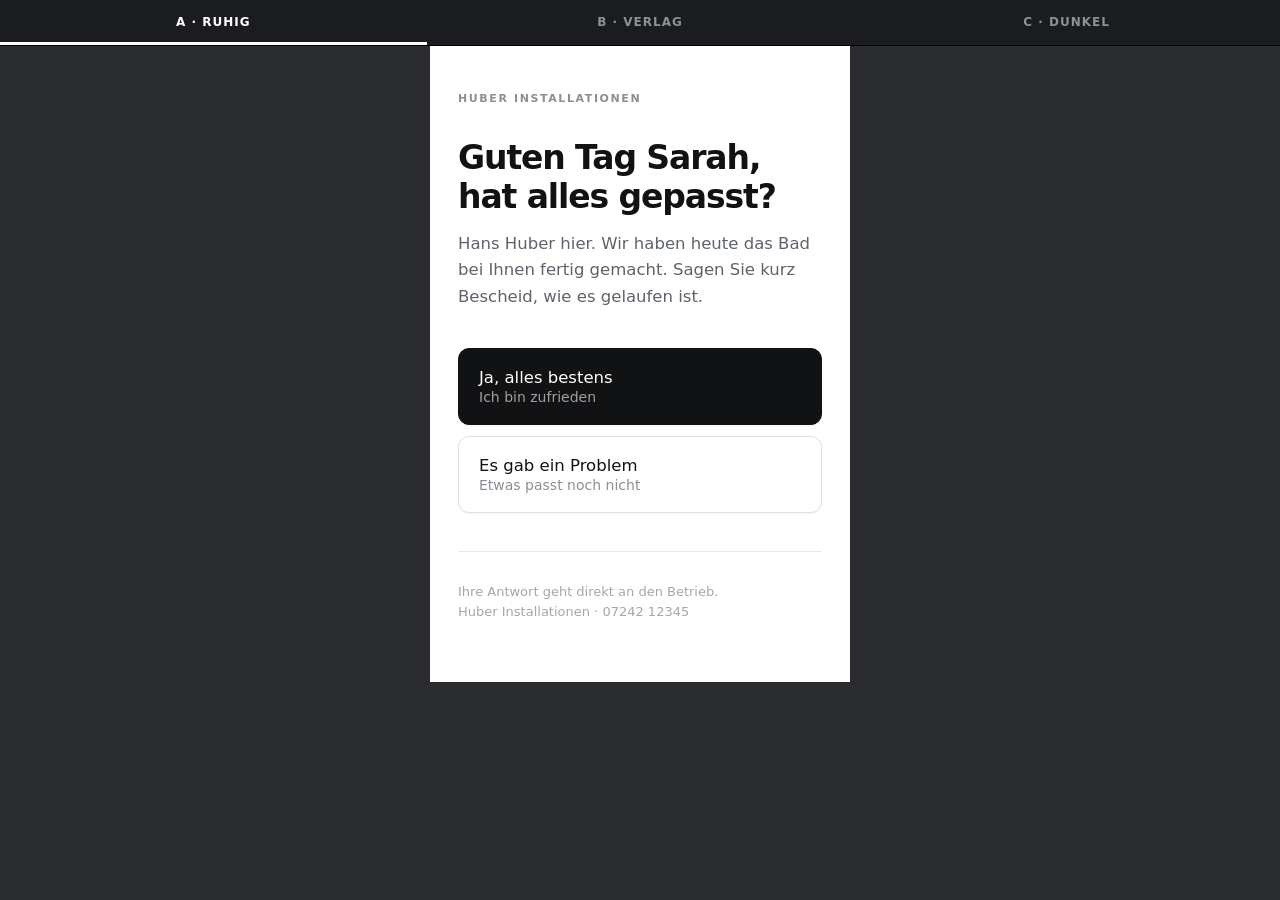
<file: entwuerfe.html>
<!DOCTYPE html>
<html lang="de">
<head>
<meta charset="utf-8">
<meta name="viewport" content="width=device-width, initial-scale=1">
<title>Drei Richtungen – Kundenseite</title>
<style>
  * { box-sizing: border-box; }
  body { margin: 0; background: #2a2c30; font-family: system-ui, "Segoe UI", sans-serif; }

  /* --- Umschalter oben --------------------------------------------------- */
  .waehler {
    position: sticky; top: 0; z-index: 10;
    display: grid; grid-template-columns: repeat(3, 1fr);
    background: #1a1c1f; border-bottom: 1px solid #000;
  }
  .waehler button {
    appearance: none; border: none; background: none; cursor: pointer;
    padding: 15px 6px 13px; color: #8b9099;
    font: inherit; font-size: 12px; font-weight: 700;
    text-transform: uppercase; letter-spacing: 1px;
    border-bottom: 3px solid transparent;
  }
  .waehler button.an { color: #fff; border-bottom-color: #fff; }
  .buehne { max-width: 420px; margin: 0 auto; }
  .entwurf { display: none; min-height: calc(100vh - 46px); }
  .entwurf.an { display: block; }

/* =========================================================================
   A — RUHIG
   Kein Schmuck, viel Luft, eine einzige Linie. Wirkt teuer, weil nichts
   um Aufmerksamkeit kämpft. Die Handy-eigene Schrift, sauber gesetzt.
   ========================================================================= */
  .a {
    background: #fff; color: #111214;
    font-family: -apple-system, BlinkMacSystemFont, "Segoe UI", system-ui, sans-serif;
    padding: 46px 28px 60px;
  }
  .a .firma {
    font-size: 11px; font-weight: 600; letter-spacing: 1.6px;
    text-transform: uppercase; color: #8a8f96; margin: 0 0 34px;
  }
  .a h1 {
    font-size: 33px; line-height: 1.18; letter-spacing: -1.1px;
    font-weight: 600; margin: 0 0 14px;
  }
  .a .text { font-size: 16.5px; line-height: 1.6; color: #5d636b; margin: 0 0 38px; }
  .a .knopf {
    display: block; width: 100%; text-align: left;
    padding: 19px 20px; margin-bottom: 11px;
    border: 1px solid #e3e1dd; border-radius: 11px;
    background: #fff; font: inherit; font-size: 16.5px; font-weight: 500;
    color: #111214; cursor: pointer;
    box-shadow: 0 1px 2px rgba(17,18,20,.05);
    transition: border-color 160ms ease, box-shadow 160ms ease, transform 110ms cubic-bezier(.23,1,.32,1);
  }
  .a .knopf:active { transform: scale(.985); }
  .a .knopf .neben { display: block; font-size: 14px; color: #8a8f96; margin-top: 2px; font-weight: 400; }
  .a .knopf.haupt { background: #111214; color: #fff; border-color: #111214; }
  .a .knopf.haupt .neben { color: rgba(255,255,255,.6); }
  .a .fuss { font-size: 13px; color: #a2a7ad; margin: 30px 0 0; line-height: 1.55; }
  .a .strich { height: 1px; background: #ebe9e5; margin: 38px 0 0; border: 0; }

/* =========================================================================
   B — VERLAG
   Warmes Papier, Serifenschrift für die Anrede, ein tiefes Ziegelrot als
   einzige Farbe. Die Anmutung eines guten Hotels oder einer Kanzlei.
   ========================================================================= */
  .b {
    background: #f5f1e9; color: #211e1a;
    font-family: -apple-system, BlinkMacSystemFont, "Segoe UI", system-ui, sans-serif;
    padding: 44px 28px 60px;
  }
  .b .firma {
    font-family: Georgia, "Times New Roman", serif;
    font-size: 13.5px; letter-spacing: 2.6px; text-transform: uppercase;
    color: #8c3a2b; margin: 0 0 12px;
  }
  .b .regel { height: 1px; background: #d3c9b8; border: 0; margin: 0 0 34px; }
  .b h1 {
    font-family: Georgia, "Times New Roman", serif;
    font-size: 33px; line-height: 1.28; letter-spacing: -0.3px;
    font-weight: 400; margin: 0 0 16px;
  }
  .b .text { font-size: 16px; line-height: 1.65; color: #5c554b; margin: 0 0 36px; }
  .b .knopf {
    display: block; width: 100%; text-align: left;
    padding: 19px 20px; margin-bottom: 11px;
    border: 1px solid #d9cfbe; border-radius: 2px;
    background: #fffdf8; font: inherit; font-size: 16.5px; font-weight: 600;
    color: #211e1a; cursor: pointer;
    transition: border-color 160ms ease, transform 110ms cubic-bezier(.23,1,.32,1);
  }
  .b .knopf:active { transform: scale(.985); }
  .b .knopf .neben { display: block; font-size: 14px; color: #8b8377; margin-top: 2px; font-weight: 400; }
  .b .knopf.haupt {
    background: #8c3a2b; color: #fdf9f3; border-color: #7a3125;
  }
  .b .knopf.haupt .neben { color: rgba(253,249,243,.7); }
  .b .fuss {
    font-family: Georgia, serif; font-size: 13.5px; font-style: italic;
    color: #9a9186; margin: 32px 0 0; line-height: 1.6;
  }

/* =========================================================================
   C — DUNKEL
   Tiefes Anthrazit, cremefarbene Schrift, Ziegelrot als einzige Farbe.
   Wirkt nach Gerät, nach Werkzeug, nach etwas Gebautem.
   ========================================================================= */
  .c {
    background: #161719; color: #eceae5;
    font-family: -apple-system, BlinkMacSystemFont, "Segoe UI", system-ui, sans-serif;
    padding: 44px 26px 60px;
  }
  .c .firma {
    display: inline-block;
    font-size: 11px; font-weight: 700; letter-spacing: 1.5px; text-transform: uppercase;
    color: #cf3a2c; border: 1px solid rgba(207,58,44,.4);
    padding: 6px 11px; border-radius: 3px; margin: 0 0 32px;
  }
  .c h1 {
    font-size: 33px; line-height: 1.18; letter-spacing: -1px;
    font-weight: 600; margin: 0 0 14px;
  }
  .c .text { font-size: 16.5px; line-height: 1.6; color: #9b9791; margin: 0 0 36px; }
  .c .knopf {
    display: block; width: 100%; text-align: left;
    padding: 19px 20px; margin-bottom: 11px;
    border: 1px solid #303236; border-radius: 9px;
    background: #202225; font: inherit; font-size: 16.5px; font-weight: 500;
    color: #eceae5; cursor: pointer;
    transition: border-color 160ms ease, background 160ms ease, transform 110ms cubic-bezier(.23,1,.32,1);
  }
  .c .knopf:active { transform: scale(.985); }
  .c .knopf .neben { display: block; font-size: 14px; color: #85817b; margin-top: 2px; font-weight: 400; }
  .c .knopf.haupt { background: #cf3a2c; border-color: #cf3a2c; color: #fff; }
  .c .knopf.haupt .neben { color: rgba(255,255,255,.72); }
  .c .fuss { font-size: 13px; color: #6d6a66; margin: 30px 0 0; line-height: 1.55; }
</style>
</head>
<body>

<div class="waehler">
  <button class="an" data-ziel="a">A · Ruhig</button>
  <button data-ziel="b">B · Verlag</button>
  <button data-ziel="c">C · Dunkel</button>
</div>

<div class="buehne">

  <!-- A ------------------------------------------------------------------ -->
  <div class="entwurf an" id="e-a">
    <div class="a">
      <p class="firma">Huber Installationen</p>
      <h1>Guten Tag Sarah,<br>hat alles gepasst?</h1>
      <p class="text">
        Hans Huber hier. Wir haben heute das Bad bei Ihnen fertig gemacht.
        Sagen Sie kurz Bescheid, wie es gelaufen ist.
      </p>

      <button class="knopf haupt">
        Ja, alles bestens
        <span class="neben">Ich bin zufrieden</span>
      </button>
      <button class="knopf">
        Es gab ein Problem
        <span class="neben">Etwas passt noch nicht</span>
      </button>

      <hr class="strich">
      <p class="fuss">
        Ihre Antwort geht direkt an den Betrieb.<br>
        Huber Installationen · 07242 12345
      </p>
    </div>
  </div>

  <!-- B ------------------------------------------------------------------ -->
  <div class="entwurf" id="e-b">
    <div class="b">
      <p class="firma">Huber Installationen</p>
      <hr class="regel">
      <h1>Guten Tag Sarah,<br>hat alles gepasst?</h1>
      <p class="text">
        Hans Huber hier. Wir haben heute das Bad bei Ihnen fertig gemacht.
        Sagen Sie kurz Bescheid, wie es gelaufen ist.
      </p>

      <button class="knopf haupt">
        Ja, alles bestens
        <span class="neben">Ich bin zufrieden</span>
      </button>
      <button class="knopf">
        Es gab ein Problem
        <span class="neben">Etwas passt noch nicht</span>
      </button>

      <p class="fuss">
        Ihre Antwort geht direkt an den Betrieb.<br>
        Huber Installationen · 07242 12345
      </p>
    </div>
  </div>

  <!-- C ------------------------------------------------------------------ -->
  <div class="entwurf" id="e-c">
    <div class="c">
      <p class="firma">Huber Installationen</p>
      <h1>Guten Tag Sarah,<br>hat alles gepasst?</h1>
      <p class="text">
        Hans Huber hier. Wir haben heute das Bad bei Ihnen fertig gemacht.
        Sagen Sie kurz Bescheid, wie es gelaufen ist.
      </p>

      <button class="knopf haupt">
        Ja, alles bestens
        <span class="neben">Ich bin zufrieden</span>
      </button>
      <button class="knopf">
        Es gab ein Problem
        <span class="neben">Etwas passt noch nicht</span>
      </button>

      <p class="fuss">
        Ihre Antwort geht direkt an den Betrieb.<br>
        Huber Installationen · 07242 12345
      </p>
    </div>
  </div>

</div>

<script>
document.querySelectorAll(".waehler button").forEach(function (b) {
  b.addEventListener("click", function () {
    document.querySelectorAll(".waehler button").forEach(function (x) { x.classList.remove("an"); });
    document.querySelectorAll(".entwurf").forEach(function (x) { x.classList.remove("an"); });
    b.classList.add("an");
    document.getElementById("e-" + b.dataset.ziel).classList.add("an");
    window.scrollTo(0, 0);
  });
});
</script>
</body>
</html>
</file>
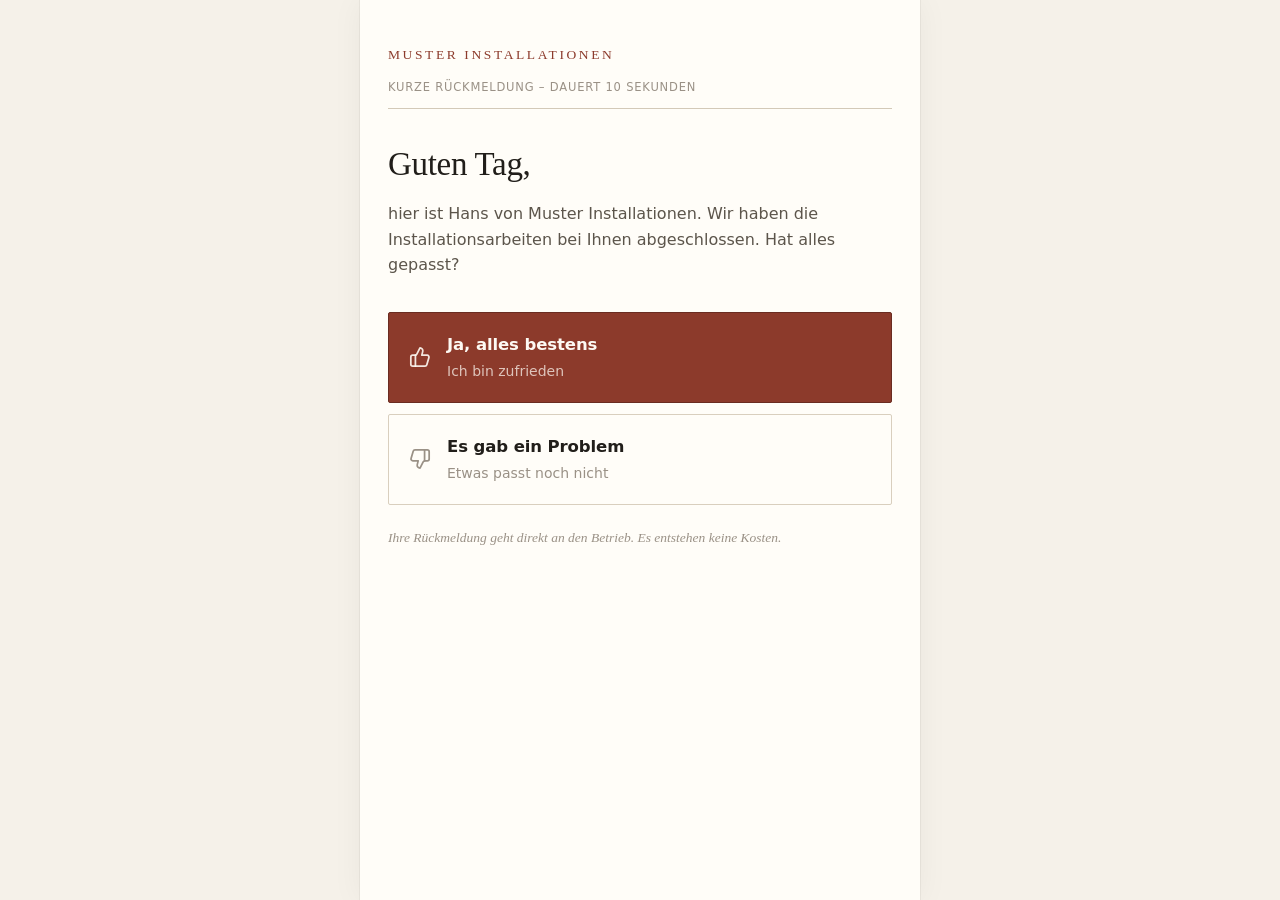
<file: k.html>
<!DOCTYPE html>
<html lang="de">
<head>
<meta charset="utf-8">
<meta name="viewport" content="width=device-width, initial-scale=1">
<meta name="robots" content="noindex, nofollow">
<title>Kurze Rückmeldung</title>
<link rel="stylesheet" href="stil.css?stand=2026-08-14f">
</head>
<body>

<div class="blatt">

  <div class="kopf">
    <p class="firma" id="firma">&nbsp;</p>
    <p class="zusatz" id="zusatz">&nbsp;</p>
  </div>

  <div class="inhalt">

    <!-- 1) Die Frage ---------------------------------------------------- -->
    <section id="schritt-frage">
      <h1 id="anrede">Guten Tag</h1>
      <p class="leise" id="fragetext">
        Wir waren bei Ihnen im Einsatz. Hat alles gepasst?
      </p>

      <div class="daumen-paar">
        <button class="daumen ja" id="knopf-ja">
          <span class="zeichen" aria-hidden="true">
            <svg viewBox="0 0 24 24" fill="none" stroke="currentColor" stroke-width="1.9"
                 stroke-linecap="round" stroke-linejoin="round">
              <path d="M7 10v12"/>
              <path d="M15 5.88 14 10h5.83a2 2 0 0 1 1.92 2.56l-2.33 8A2 2 0 0 1 17.5 22H4a2 2 0 0 1-2-2v-8a2 2 0 0 1 2-2h2.76a2 2 0 0 0 1.79-1.11L12 2a3.13 3.13 0 0 1 3 3.88Z"/>
            </svg>
          </span>
          <span>
            <span class="wort">Ja, alles bestens</span>
            <span class="neben">Ich bin zufrieden</span>
          </span>
        </button>

        <button class="daumen nein" id="knopf-nein">
          <span class="zeichen" aria-hidden="true">
            <svg viewBox="0 0 24 24" fill="none" stroke="currentColor" stroke-width="1.9"
                 stroke-linecap="round" stroke-linejoin="round">
              <path d="M17 14V2"/>
              <path d="M9 18.12 10 14H4.17a2 2 0 0 1-1.92-2.56l2.33-8A2 2 0 0 1 6.5 2H20a2 2 0 0 1 2 2v8a2 2 0 0 1-2 2h-2.76a2 2 0 0 0-1.79 1.11L12 22a3.13 3.13 0 0 1-3-3.88Z"/>
            </svg>
          </span>
          <span>
            <span class="wort">Es gab ein Problem</span>
            <span class="neben">Etwas passt noch nicht</span>
          </span>
        </button>
      </div>

      <p class="winzig" style="margin-top:22px">
        Ihre Rückmeldung geht direkt an den Betrieb. Es entstehen keine Kosten.
      </p>
    </section>

    <!-- 2a) Daumen hoch ------------------------------------------------- -->
    <section id="schritt-ja" class="versteckt">
      <h1>Das freut uns.</h1>
      <p class="leise" id="ja-text">
        Danke für Ihr Vertrauen. Wenn Sie zwei Minuten übrig haben: Schildern Sie Ihre Erfahrung öffentlich –
        ehrlich, so wie es war. Das hilft anderen bei der Suche nach einem Betrieb.
      </p>

      <a class="knopf gross" id="google-knopf" href="#" target="_blank" rel="noopener">
        Bewertung schreiben
      </a>

      <p class="winzig" style="margin-top:16px">
        Dauert etwa zwei Minuten. Sie brauchen dafür ein Google-Konto –
        das haben die meisten Android-Handys ohnehin.
      </p>

      <hr class="trenner">
      <p class="winzig">Kein Interesse? Dann einfach dieses Fenster schließen. Alles gut.</p>
    </section>

    <!-- 2b) Daumen runter ----------------------------------------------- -->
    <section id="schritt-nein" class="versteckt">
      <h1>Das tut uns leid.</h1>
      <p class="leise" id="nein-text">
        Sagen Sie kurz, was nicht passt – die Nachricht geht direkt an den Betrieb,
        nicht an eine Zentrale. Wir melden uns bei Ihnen.
      </p>

      <div class="feld">
        <label for="problem">Was passt nicht?</label>
        <textarea id="problem" placeholder="Zum Beispiel: Der Anschluss unter der Spüle tropft noch."></textarea>
      </div>

      <div class="feld">
        <label for="rueckruf">Telefonnummer für den Rückruf (freiwillig)</label>
        <input type="tel" id="rueckruf" placeholder="z. B. 0664 1234567">
      </div>

      <button class="knopf gross" id="senden-knopf">Absenden</button>
      <p class="winzig" style="margin-top:14px" id="fehler-hinweis"></p>
    </section>

    <!-- 3) Danke --------------------------------------------------------- -->
    <section id="schritt-danke" class="versteckt">
      <h1>Danke, ist angekommen.</h1>
      <p class="leise" id="danke-text">Der Betrieb hat Ihre Nachricht erhalten und meldet sich bei Ihnen.</p>

      <hr class="trenner">

      <p class="leise">
        Unabhängig davon: Wenn Sie zwei Minuten übrig haben: Schildern Sie Ihre Erfahrung öffentlich –
        ehrlich, so wie es war. Das hilft anderen bei der Suche nach einem Betrieb.
      </p>

      <a class="knopf gross" id="google-knopf-2" href="#" target="_blank" rel="noopener">
        Bewertung schreiben
      </a>

      <p class="winzig" style="margin-top:16px">
        Sie können dieses Fenster auch einfach schließen. Alles gut.
      </p>
    </section>

  </div>
</div>

<script src="betriebe.js?stand=2026-08-14f"></script>
<script>
(function () {
  "use strict";

  /* --- Adresse auslesen: k.html#m.Sarah ---------------------------------- */
  var roh = (location.hash || "").replace(/^#/, "");
  var teile = roh.split(".");
  var kuerzel = teile[0] || "m";
  var vorname = teile.slice(1).join(".");
  try { vorname = decodeURIComponent(vorname); } catch (e) {}
  vorname = vorname.replace(/\+/g, " ").trim();

  var betrieb = BETRIEBE[kuerzel] || BETRIEBE.m;
  var gewerk = GEWERKE[betrieb.gewerk] || GEWERKE.installateur;

  /* --- Seite mit den Betriebsdaten füllen -------------------------------- */
  document.documentElement.style.setProperty("--marke", betrieb.farbe || "#8c3a2b");
  document.getElementById("firma").textContent = betrieb.name;
  document.getElementById("zusatz").textContent = "Kurze Rückmeldung – dauert 10 Sekunden";
  document.title = betrieb.name + " – kurze Rückmeldung";

  document.getElementById("anrede").textContent =
    vorname ? "Guten Tag " + vorname + "," : "Guten Tag,";

  document.getElementById("fragetext").textContent =
    "hier ist " + ABSENDER(betrieb) + ". " +
    (gewerk.satz || "Wir waren bei Ihnen im Einsatz.") + " Hat alles gepasst?";

  if (betrieb.googleLink) {
    document.getElementById("google-knopf").href = betrieb.googleLink;
    document.getElementById("google-knopf-2").href = betrieb.googleLink;
  }

  /* --- Umschalten zwischen den Schritten --------------------------------- */
  var schritte = ["frage", "ja", "nein", "danke"];
  function zeige(welcher) {
    schritte.forEach(function (s) {
      document.getElementById("schritt-" + s).classList.toggle("versteckt", s !== welcher);
    });
    window.scrollTo(0, 0);
  }

  /* --- Meldung an den Betrieb -------------------------------------------- */
  function melde(art, text, nummer) {
    if (!betrieb.meldeSchluessel) return Promise.resolve(false); // Testbetrieb
    return fetch("https://api.web3forms.com/submit", {
      method: "POST",
      headers: { "Content-Type": "application/json", Accept: "application/json" },
      body: JSON.stringify({
        access_key: betrieb.meldeSchluessel,
        subject: art === "ja"
          ? "Zufrieden: " + (vorname || "Kunde")
          : "PROBLEM: " + (vorname || "Kunde"),
        from_name: betrieb.name,
        Kunde: vorname || "(kein Name)",
        Rueckmeldung: art === "ja" ? "Zufrieden (Daumen hoch)" : "Problem gemeldet",
        Text: text || "-",
        Rueckrufnummer: nummer || "-",
        Zeitpunkt: new Date().toLocaleString("de-AT"),
      }),
    }).then(function (r) { return r.ok; }).catch(function () { return false; });
  }

  /* --- Klicks ------------------------------------------------------------ */
  document.getElementById("knopf-ja").addEventListener("click", function () {
    zeige("ja");
    melde("ja", "", "");
  });

  document.getElementById("knopf-nein").addEventListener("click", function () {
    zeige("nein");
  });

  document.getElementById("senden-knopf").addEventListener("click", function () {
    var knopf = this;
    var text = document.getElementById("problem").value.trim();
    var nummer = document.getElementById("rueckruf").value.trim();
    var hinweis = document.getElementById("fehler-hinweis");

    if (!text) {
      hinweis.textContent = "Bitte schreiben Sie kurz, was nicht passt.";
      document.getElementById("problem").focus();
      return;
    }

    knopf.disabled = true;
    knopf.textContent = "Wird gesendet …";
    hinweis.textContent = "";

    melde("nein", text, nummer).then(function (ok) {
      if (ok || !betrieb.meldeSchluessel) {
        zeige("danke");
      } else {
        knopf.disabled = false;
        knopf.textContent = "Absenden";
        hinweis.textContent =
          "Das hat gerade nicht geklappt. Bitte rufen Sie den Betrieb direkt an.";
      }
    });
  });

  zeige("frage");
})();
</script>
</body>
</html>
</file>
<file: stil.css>
/* ---------------------------------------------------------------------------
   Gemeinsames Aussehen für beide Seiten. Richtung „Verlag" (gewählt 14.08.2026).

   Grundgedanke: warmes Papier, Serifenschrift für die Anrede, eine einzige
   Farbe. Die Anmutung eines guten Hotels oder einer Kanzlei — nicht die
   einer App. Zurückhaltung ist hier das, was hochwertig wirkt.

   Schrift: Georgia für alles Große (auf jedem Handy vorhanden, ruft nichts
   im Internet ab), die Systemschrift für den Fließtext. Zwei, nie mehr.
   Archivo Black bewusst NICHT — das ist die Schrift von Feierabend,
   diese Seite gehört dem Betrieb.
--------------------------------------------------------------------------- */

:root {
  --tinte: #211e1a;
  --grau: #5c554b;
  --hellgrau: #9a9186;
  --linie: #d9cfbe;
  --regel: #d3c9b8;
  --papier: #fffdf8;
  --flaeche: #f5f1e9;
  --marke: #8c3a2b;          /* wird je Betrieb überschrieben */
  --marke-tief: #7a3125;     /* leitet sich unten von --marke ab */
  --gut: #4a6b3f;
  --schlecht: #8c3a2b;
  --radius: 2px;

  --schwung: cubic-bezier(0.23, 1, 0.32, 1);
  --titel: Georgia, "Times New Roman", "Iowan Old Style", serif;
}

/* Die dunklere Fassung der Betriebsfarbe rechnet sich selbst aus –
   so passt jeder Betrieb, ohne dass zwei Farben eingetragen werden müssen. */
@supports (color: color-mix(in srgb, #000 50%, #fff)) {
  :root { --marke-tief: color-mix(in srgb, var(--marke) 76%, #000); }
}

* { box-sizing: border-box; }

html { -webkit-text-size-adjust: 100%; }

body {
  margin: 0;
  font-family: -apple-system, BlinkMacSystemFont, "Segoe UI", system-ui, sans-serif;
  font-size: 16px;
  line-height: 1.6;
  color: var(--tinte);
  background: var(--flaeche);
  -webkit-font-smoothing: antialiased;
}

.blatt {
  max-width: 560px;
  margin: 0 auto;
  min-height: 100vh;
  background: var(--papier);
  box-shadow: 0 0 0 1px rgba(33, 30, 26, .05), 0 1px 30px rgba(33, 30, 26, .05);
}

/* --- Briefkopf: Name in Kapitälchen über einer feinen Linie -------------- */

.kopf { padding: 44px 28px 0; }

.kopf .firma {
  font-family: var(--titel);
  font-size: 13.5px;
  letter-spacing: 2.6px;
  text-transform: uppercase;
  color: var(--marke);
  margin: 0 0 12px;
}

.kopf .zusatz {
  font-size: 11.5px;
  letter-spacing: 0.8px;
  text-transform: uppercase;
  color: var(--hellgrau);
  margin: 0 0 12px;
}

.kopf::after {
  content: "";
  display: block;
  height: 1px;
  background: var(--regel);
}

.inhalt { padding: 34px 28px 56px; }

/* --- Text ---------------------------------------------------------------- */

h1 {
  font-family: var(--titel);
  font-size: 33px;
  line-height: 1.28;
  letter-spacing: -0.3px;
  font-weight: 400;
  margin: 0 0 16px;
}

h2 {
  font-family: var(--titel);
  font-size: 12.5px;
  font-weight: 400;
  text-transform: uppercase;
  letter-spacing: 2.2px;
  color: var(--marke);
  margin: 0 0 16px;
  padding-bottom: 10px;
  border-bottom: 1px solid var(--regel);
}

p { margin: 0 0 16px; }
.leise { color: var(--grau); font-size: 16px; }
.winzig {
  font-family: var(--titel);
  font-style: italic;
  color: var(--hellgrau);
  font-size: 13.5px;
  line-height: 1.6;
}

/* --- Die zwei Antworten -------------------------------------------------- */

.daumen-paar { display: grid; gap: 11px; margin: 34px 0 0; }

.daumen {
  display: flex;
  align-items: center;
  gap: 16px;
  width: 100%;
  padding: 19px 20px;
  border: 1px solid var(--linie);
  border-radius: var(--radius);
  background: var(--papier);
  font: inherit;
  font-size: 16.5px;
  font-weight: 600;
  color: var(--tinte);
  text-align: left;
  cursor: pointer;
  transition: border-color 160ms ease, transform 110ms var(--schwung);
}

.daumen:active { transform: scale(.985); }

/* Die zufriedene Antwort ist die gefüllte — sie ist der Normalfall. */
.daumen.ja {
  background: var(--marke);
  border-color: var(--marke-tief);
  color: #fdf9f3;
}
.daumen.ja .neben { color: rgba(253, 249, 243, .72); }
.daumen.ja .zeichen { color: rgba(253, 249, 243, .9); }

.daumen .zeichen {
  flex: 0 0 auto;
  width: 22px; height: 22px;
  display: block;
  color: var(--hellgrau);
}
.daumen .zeichen svg { width: 100%; height: 100%; display: block; }

.daumen .wort { display: block; letter-spacing: -0.1px; }
.daumen .neben {
  display: block;
  font-size: 14px;
  font-weight: 400;
  color: var(--hellgrau);
  margin-top: 2px;
}

@media (hover: hover) and (pointer: fine) {
  .daumen.nein:hover { border-color: var(--grau); }
  .daumen.ja:hover { background: var(--marke-tief); }
}

.daumen:focus-visible { outline: 2px solid var(--tinte); outline-offset: 2px; }

/* --- Knöpfe -------------------------------------------------------------- */

.knopf {
  display: inline-flex;
  align-items: center;
  justify-content: center;
  gap: 9px;
  width: 100%;
  padding: 18px 20px;
  border: 1px solid var(--marke-tief);
  border-radius: var(--radius);
  background: var(--marke);
  color: #fdf9f3;
  font: inherit;
  font-size: 16.5px;
  font-weight: 600;
  text-decoration: none;
  cursor: pointer;
  transition: background 160ms ease, border-color 160ms ease, transform 110ms var(--schwung);
}

.knopf:active { transform: scale(.985); }
@media (hover: hover) and (pointer: fine) {
  .knopf:hover { background: var(--marke-tief); }
}

.knopf.gross { padding: 20px; font-size: 17px; }
.knopf.marke { background: var(--marke); border-color: var(--marke-tief); }
.knopf.gut { background: var(--gut); border-color: #3a5531; }
.knopf.gut:hover { background: #3a5531; }

.knopf.stumm {
  background: var(--papier);
  color: var(--grau);
  border-color: var(--linie);
}
.knopf.stumm:hover { background: var(--flaeche); border-color: var(--grau); }

.knopf[disabled] { opacity: .5; cursor: default; transform: none; }

.knopf-paar { display: grid; grid-template-columns: 1fr 1fr; gap: 10px; }

/* --- Formularfelder ------------------------------------------------------ */

label {
  display: block;
  font-size: 11.5px;
  font-weight: 600;
  text-transform: uppercase;
  letter-spacing: 1.3px;
  color: var(--hellgrau);
  margin: 0 0 8px;
}

input[type="text"], input[type="tel"], textarea, select {
  width: 100%;
  padding: 15px 14px;
  border: 1px solid var(--linie);
  border-radius: var(--radius);
  background: #fffefb;
  font: inherit;
  font-size: 16.5px;
  color: var(--tinte);
  transition: border-color 160ms ease;
}

input:focus, textarea:focus, select:focus {
  outline: none;
  border-color: var(--tinte);
}

textarea { min-height: 130px; resize: vertical; line-height: 1.55; }

.feld { margin-bottom: 20px; }
.feld-paar { display: grid; grid-template-columns: 1fr 1fr; gap: 12px; }

/* --- Liste (die Tagesliste des Betriebs) --------------------------------- */

.liste { margin: 0; padding: 0; list-style: none; }

.zeile {
  display: flex;
  align-items: center;
  gap: 14px;
  padding: 17px 2px;
  border-bottom: 1px solid var(--regel);
}

.zeile:first-child { border-top: 1px solid var(--regel); }

.zeile .wer { flex: 1; min-width: 0; }
.zeile .name { font-weight: 600; font-size: 16.5px; }
.zeile .details { font-size: 13.5px; color: var(--hellgrau); margin-top: 1px; }

.marke-punkt {
  width: 8px; height: 8px; border-radius: 50%;
  background: var(--linie); flex: 0 0 auto;
}
.marke-punkt.offen { background: #b08415; }
.marke-punkt.fertig { background: var(--gut); }

.mini {
  padding: 10px 15px;
  border: 1px solid var(--linie);
  border-radius: var(--radius);
  background: var(--papier);
  font: inherit;
  font-size: 14px;
  font-weight: 600;
  color: var(--tinte);
  cursor: pointer;
  white-space: nowrap;
  transition: border-color 160ms ease, transform 110ms var(--schwung);
}
.mini:active { transform: scale(.97); }
@media (hover: hover) and (pointer: fine) {
  .mini:hover { border-color: var(--grau); }
}
.mini.weg { border-color: transparent; color: var(--hellgrau); font-weight: 400; padding: 10px 6px; }
.mini.weg:hover { border-color: transparent; color: var(--tinte); }

/* --- Kästen -------------------------------------------------------------- */

.kasten {
  background: var(--flaeche);
  border-left: 2px solid var(--marke);
  padding: 16px 18px;
  margin: 0 0 22px;
  font-size: 15px;
}

.kasten.warnung { border-left-color: #b08415; }

.leer {
  text-align: center;
  padding: 54px 20px;
  color: var(--hellgrau);
  font-family: var(--titel);
  font-style: italic;
  font-size: 16px;
}

.trenner { height: 1px; background: var(--regel); margin: 32px 0; border: 0; }

/* --- Zahlenreihe --------------------------------------------------------- */

.zahlen {
  display: grid; grid-template-columns: repeat(3, 1fr);
  border: 1px solid var(--regel);
  margin-bottom: 26px;
}
.zahlen div {
  background: var(--papier);
  padding: 17px 10px;
  text-align: center;
  border-right: 1px solid var(--regel);
}
.zahlen div:last-child { border-right: 0; }
.zahlen .z {
  font-family: var(--titel);
  font-size: 29px;
  line-height: 1.1;
  font-weight: 400;
}
.zahlen .b {
  font-size: 10.5px; color: var(--hellgrau);
  text-transform: uppercase; letter-spacing: 1.3px; margin-top: 5px;
}

.versteckt { display: none !important; }

/* --- Schritte sanft einblenden ------------------------------------------- */

.inhalt > section { animation: auftauchen 280ms var(--schwung) both; }

@keyframes auftauchen {
  from { opacity: 0; transform: translateY(6px); }
  to   { opacity: 1; transform: translateY(0); }
}

@media (prefers-reduced-motion: reduce) {
  .inhalt > section { animation: none; }
  .daumen:active, .knopf:active, .mini:active { transform: none; }
}

@media (max-width: 420px) {
  .feld-paar, .knopf-paar { grid-template-columns: 1fr; }
  h1 { font-size: 28px; }
  .kopf { padding: 38px 22px 0; }
  .inhalt { padding: 30px 22px 46px; }
}
</file>
